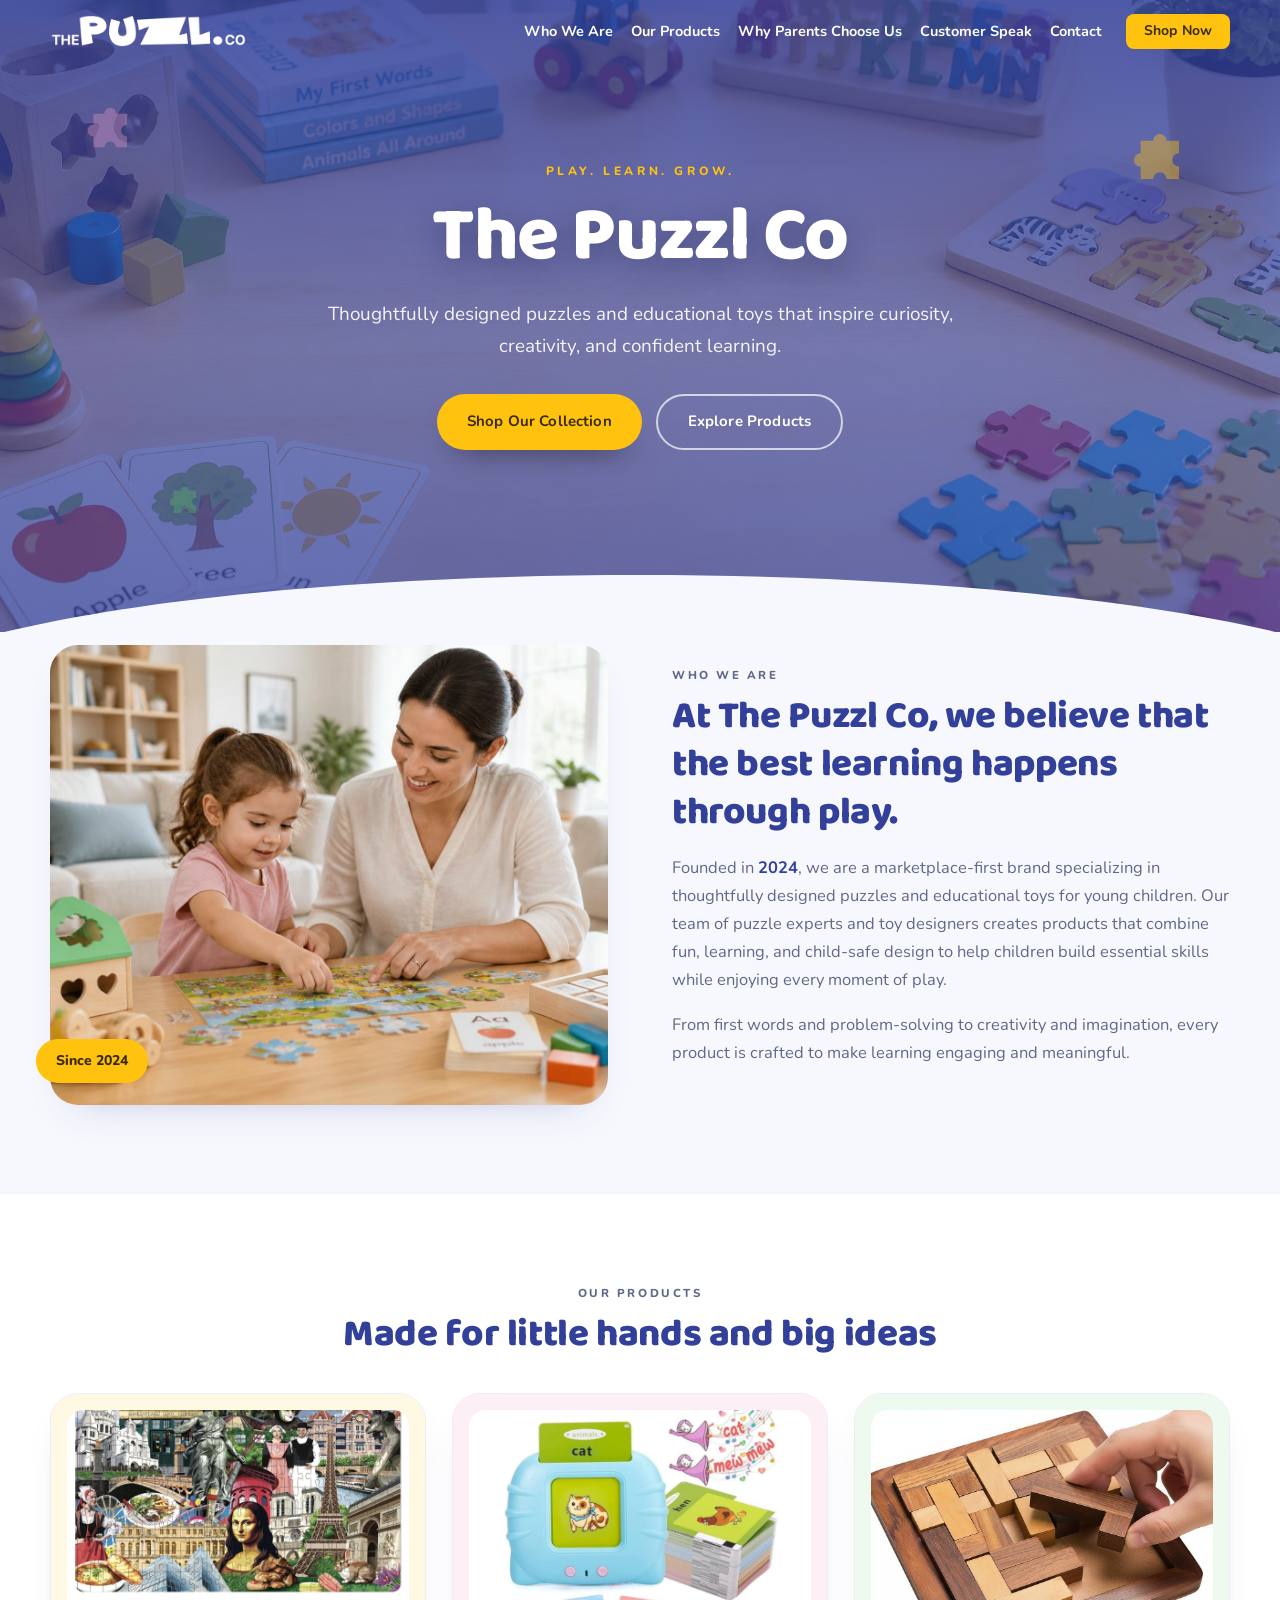
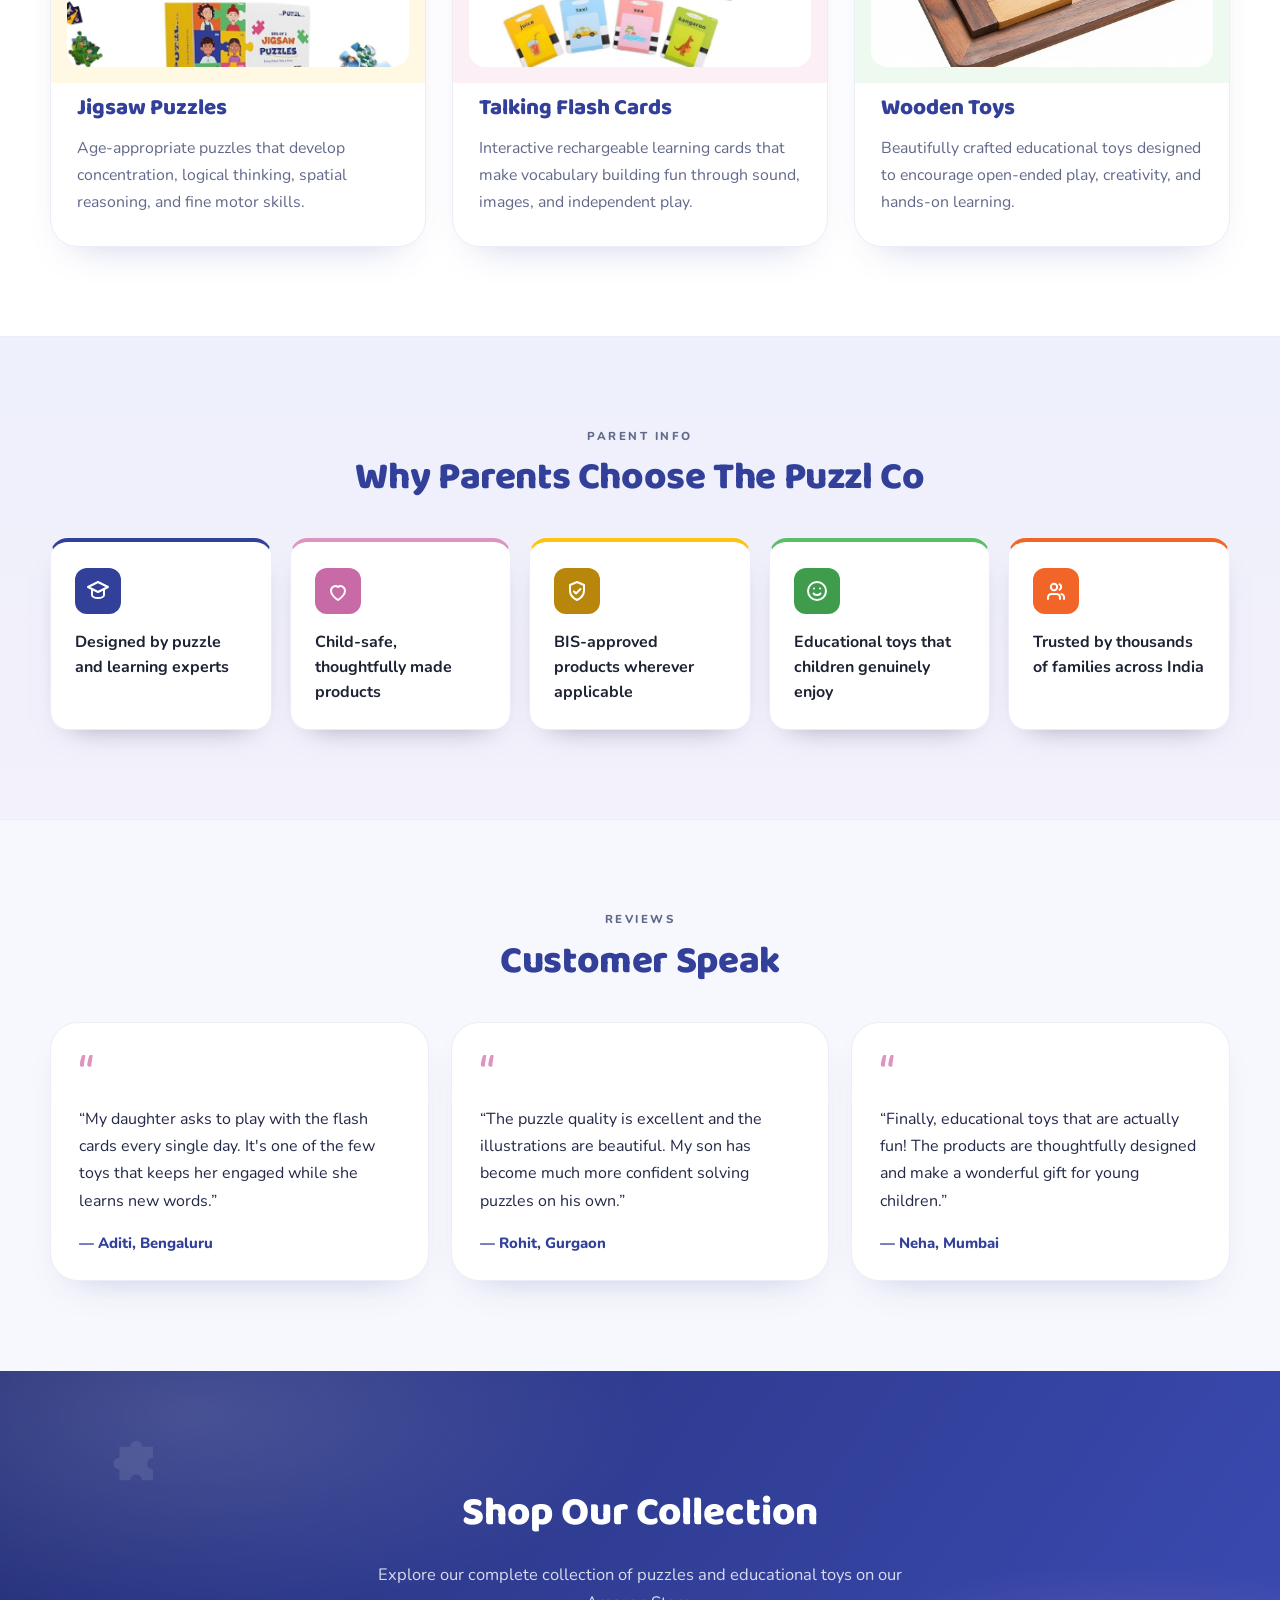
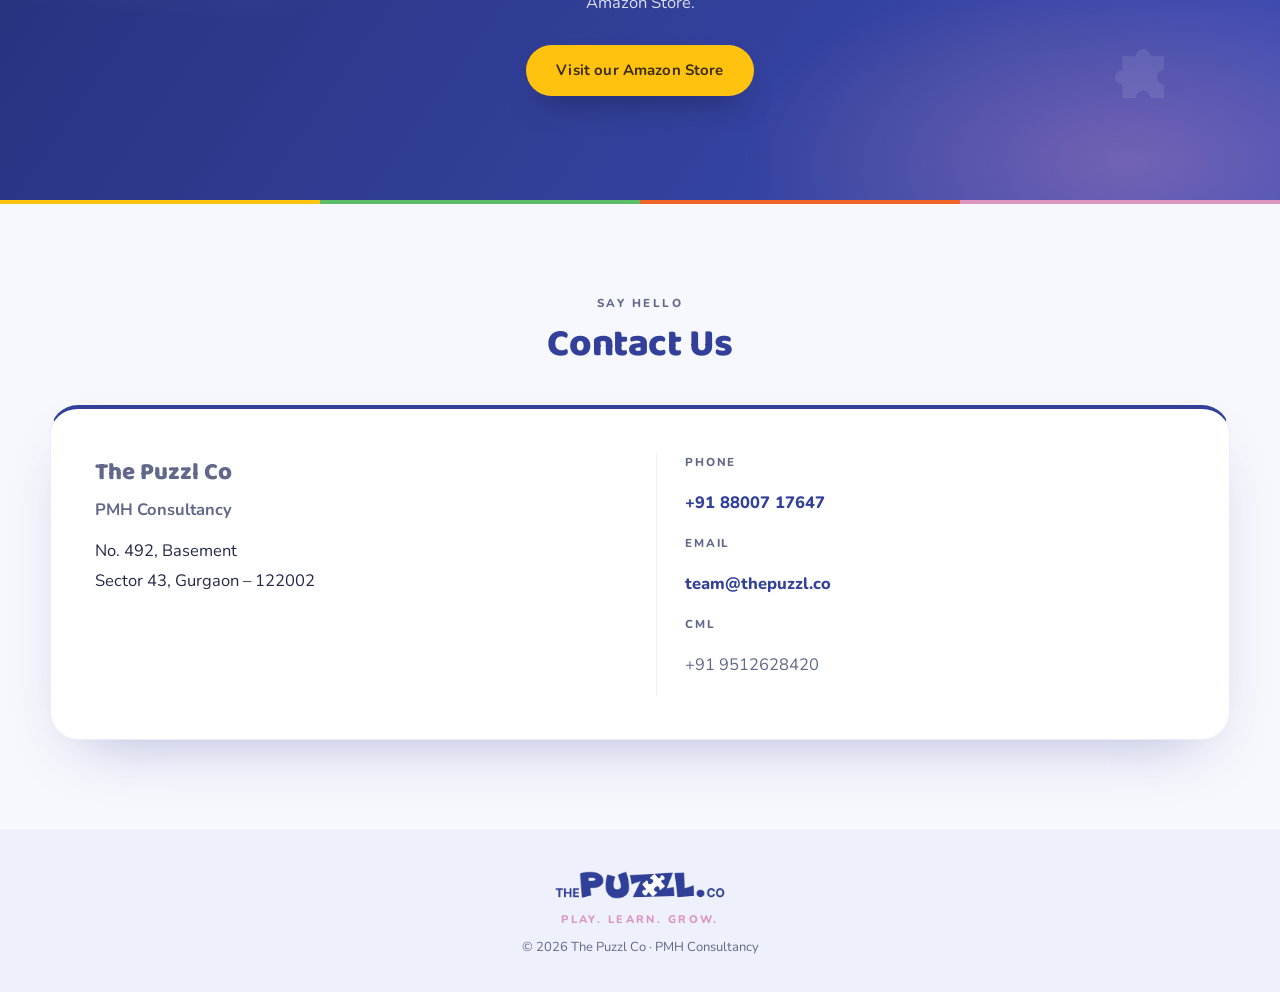
<file: docs/index.html>
<!doctype html>
<html lang="en">
  <head>
    <meta charset="utf-8" />
    <meta name="viewport" content="width=device-width, initial-scale=1" />
    <title>The Puzzl Co — Puzzles &amp; Educational Toys for Kids</title>
    <meta
      name="description"
      content="Thoughtfully designed puzzles and educational toys that inspire curiosity, creativity, and confident learning. Play. Learn. Grow."
    />
    <link rel="canonical" href="https://thepuzzl.co/" />
    <meta property="og:type" content="website" />
    <meta property="og:title" content="The Puzzl Co — Play. Learn. Grow." />
    <meta
      property="og:description"
      content="Thoughtfully designed puzzles and educational toys that inspire curiosity, creativity, and confident learning."
    />
    <meta name="twitter:card" content="summary_large_image" />
    <meta name="twitter:title" content="The Puzzl Co — Play. Learn. Grow." />
    <meta
      name="twitter:description"
      content="Thoughtfully designed puzzles and educational toys that inspire curiosity, creativity, and confident learning."
    />
    <link rel="icon" href="assets/logo.png" type="image/png" />
    <link rel="preconnect" href="https://fonts.googleapis.com" />
    <link rel="preconnect" href="https://fonts.gstatic.com" crossorigin />
    <link
      href="https://fonts.googleapis.com/css2?family=Baloo+2:wght@500;600;700;800&family=Nunito:wght@400;500;600;700&display=swap"
      rel="stylesheet"
    />
    <link rel="stylesheet" href="styles.css" />
  </head>
  <body>
    <a class="skip-link" href="#who-we-are">Skip to content</a>

    <header class="site-header" id="top">
      <div class="wrap header-inner">
        <a class="brand" href="#top" aria-label="The Puzzl Co home">
          <img src="assets/logo.png" alt="The Puzzl Co" />
        </a>
        <nav class="nav" id="nav" aria-label="Main">
          <a href="#who-we-are">Who We Are</a>
          <a href="#products">Our Products</a>
          <a href="#why-us">Why Parents Choose Us</a>
          <a href="#customer-speak">Customer Speak</a>
          <a href="#contact">Contact</a>
          <a class="btn btn-primary btn-nav js-amazon" href="#shop">Shop Now</a>
        </nav>
        <button class="nav-toggle" id="navToggle" aria-expanded="false" aria-controls="nav">
          <span class="bar"></span><span class="bar"></span><span class="bar"></span>
          <span class="sr-only">Menu</span>
        </button>
      </div>
    </header>

    <main>
      <!-- HERO -->
      <section class="hero">
        <img class="hero-bg" src="assets/hero.jpg" alt="" width="1920" height="1088" aria-hidden="true" />
        <span class="hero-overlay" aria-hidden="true"></span>
        <span class="piece piece-1" aria-hidden="true"></span>
        <span class="piece piece-2" aria-hidden="true"></span>
        <span class="piece piece-3" aria-hidden="true"></span>
        <div class="wrap hero-inner reveal">
          <p class="eyebrow">Play. Learn. Grow.</p>
          <h1>The Puzzl Co</h1>
          <p class="lede">
            Thoughtfully designed puzzles and educational toys that inspire curiosity,
            creativity, and confident learning.
          </p>
          <div class="hero-actions">
            <a class="btn btn-primary js-amazon" href="#shop">Shop Our Collection</a>
            <a class="btn btn-ghost" href="#products">Explore Products</a>
          </div>
        </div>
        <span class="hero-curve" aria-hidden="true"></span>
      </section>


      <!-- WHO WE ARE -->
      <section class="section section-soft" id="who-we-are">
        <div class="wrap about-grid">
          <div class="about-media reveal">
            <img src="assets/about.jpg" alt="A parent and young child assembling a colourful jigsaw puzzle together at a table with wooden toys and flash cards." loading="lazy" width="1200" height="1008" />
            <span class="about-badge">Since 2024</span>
          </div>
          <div class="about-copy reveal">
            <p class="kicker">Who We Are</p>
            <h2 class="section-title">
              At The Puzzl Co, we believe that the best learning happens through play.
            </h2>
            <p>
              Founded in <strong>2024</strong>, we are a marketplace-first brand specializing
              in thoughtfully designed puzzles and educational toys for young children. Our
              team of puzzle experts and toy designers creates products that combine fun,
              learning, and child-safe design to help children build essential skills while
              enjoying every moment of play.
            </p>
            <p>
              From first words and problem-solving to creativity and imagination, every
              product is crafted to make learning engaging and meaningful.
            </p>
          </div>
        </div>
      </section>

      <!-- PRODUCTS (overlapping card row) -->
      <section class="section products-section" id="products">
        <div class="wrap">
          <div class="reveal section-head">
            <p class="kicker">Our Products</p>
            <h2 class="section-title center">Made for little hands and big ideas</h2>
          </div>

          <div class="product-grid">
            <article class="card product-card reveal">
              <div class="card-media tint-yellow">
                <img
                  src="assets/puzzles.jpg"
                  alt="A set of two jigsaw puzzles featuring various iconic landmarks and cultural symbols of Paris, including the Eiffel Tower, the Louvre Pyramid, and the Mona Lisa."
                  loading="lazy"
                />
              </div>
              <div class="card-body">
                <h3>Jigsaw Puzzles</h3>
                <p>
                  Age-appropriate puzzles that develop concentration, logical thinking,
                  spatial reasoning, and fine motor skills.
                </p>
              </div>
            </article>

            <article class="card product-card reveal">
              <div class="card-media tint-orchid">
                <img
                  src="assets/flashcards.jpg"
                  alt="Educational toy set with a card reader, a stack of flashcards, and individual cards showing juice, taxi, sea, and kangaroo."
                  loading="lazy"
                />
              </div>
              <div class="card-body">
                <h3>Talking Flash Cards</h3>
                <p>
                  Interactive rechargeable learning cards that make vocabulary building fun
                  through sound, images, and independent play.
                </p>
              </div>
            </article>

            <article class="card product-card reveal">
              <div class="card-media tint-emerald">
                <img
                  src="assets/wooden-toys.jpg"
                  alt="A hand placing a wooden puzzle piece into a wooden board game."
                  loading="lazy"
                />
              </div>
              <div class="card-body">
                <h3>Wooden Toys</h3>
                <p>
                  Beautifully crafted educational toys designed to encourage open-ended play,
                  creativity, and hands-on learning.
                </p>
              </div>
            </article>
          </div>
        </div>
      </section>


      <!-- WHY US -->
      <section class="section" id="why-us">
        <div class="wrap">
          <div class="reveal section-head">
            <p class="kicker">Parent Info</p>
            <h2 class="section-title center">Why Parents Choose The Puzzl Co</h2>
          </div>
          <ul class="why-grid">
            <li class="why-card c-blue reveal">
              <span class="why-ico" aria-hidden="true"><svg viewBox="0 0 24 24" fill="none" stroke="currentColor" stroke-width="2" stroke-linecap="round" stroke-linejoin="round"><path d="M12 3 2 8l10 5 10-5-10-5Z"/><path d="M6 10.5V16c0 1.7 2.7 3 6 3s6-1.3 6-3v-5.5"/></svg></span>
              <span class="why-text">Designed by puzzle and learning experts</span>
            </li>
            <li class="why-card c-orchid reveal">
              <span class="why-ico" aria-hidden="true"><svg viewBox="0 0 24 24" fill="none" stroke="currentColor" stroke-width="2" stroke-linecap="round" stroke-linejoin="round"><path d="M12 21s-7-4.4-7-9.6A4.4 4.4 0 0 1 12 8a4.4 4.4 0 0 1 7 3.4C19 16.6 12 21 12 21Z"/></svg></span>
              <span class="why-text">Child-safe, thoughtfully made products</span>
            </li>
            <li class="why-card c-yellow reveal">
              <span class="why-ico" aria-hidden="true"><svg viewBox="0 0 24 24" fill="none" stroke="currentColor" stroke-width="2" stroke-linecap="round" stroke-linejoin="round"><path d="M9 12.5 11 14.5 15.5 10"/><path d="M12 3 5 6v5.5c0 4.3 2.9 7.6 7 9.5 4.1-1.9 7-5.2 7-9.5V6l-7-3Z"/></svg></span>
              <span class="why-text">BIS-approved products wherever applicable</span>
            </li>
            <li class="why-card c-emerald reveal">
              <span class="why-ico" aria-hidden="true"><svg viewBox="0 0 24 24" fill="none" stroke="currentColor" stroke-width="2" stroke-linecap="round" stroke-linejoin="round"><circle cx="12" cy="12" r="9"/><path d="M8.5 14.5s1.3 1.6 3.5 1.6 3.5-1.6 3.5-1.6"/><path d="M9 9.5h.01M15 9.5h.01"/></svg></span>
              <span class="why-text">Educational toys that children genuinely enjoy</span>
            </li>
            <li class="why-card c-orange reveal">
              <span class="why-ico" aria-hidden="true"><svg viewBox="0 0 24 24" fill="none" stroke="currentColor" stroke-width="2" stroke-linecap="round" stroke-linejoin="round"><path d="M16 20v-1.5A3.5 3.5 0 0 0 12.5 15h-5A3.5 3.5 0 0 0 4 18.5V20"/><circle cx="10" cy="8" r="3.2"/><path d="M20 20v-1.5a3.5 3.5 0 0 0-2.6-3.4"/><path d="M15.5 5.2a3.2 3.2 0 0 1 0 5.6"/></svg></span>
              <span class="why-text">Trusted by thousands of families across India</span>
            </li>
          </ul>

        </div>
      </section>

      <!-- TESTIMONIALS -->
      <section class="section section-soft" id="customer-speak">
        <div class="wrap">
          <div class="reveal section-head">
            <p class="kicker">Reviews</p>
            <h2 class="section-title center">Customer Speak</h2>
          </div>
          <div class="quotes">
            <figure class="quote reveal">
              <blockquote>
                “My daughter asks to play with the flash cards every single day. It's one of
                the few toys that keeps her engaged while she learns new words.”
              </blockquote>
              <figcaption>— Aditi, Bengaluru</figcaption>
            </figure>
            <figure class="quote reveal">
              <blockquote>
                “The puzzle quality is excellent and the illustrations are beautiful. My son
                has become much more confident solving puzzles on his own.”
              </blockquote>
              <figcaption>— Rohit, Gurgaon</figcaption>
            </figure>
            <figure class="quote reveal">
              <blockquote>
                “Finally, educational toys that are actually fun! The products are
                thoughtfully designed and make a wonderful gift for young children.”
              </blockquote>
              <figcaption>— Neha, Mumbai</figcaption>
            </figure>
          </div>
        </div>
      </section>

      <!-- SHOP -->
      <section class="shop" id="shop">
        <span class="piece piece-4" aria-hidden="true"></span>
        <span class="piece piece-5" aria-hidden="true"></span>
        <div class="wrap narrow center-text reveal">
          <h2>Shop Our Collection</h2>
          <p>
            Explore our complete collection of puzzles and educational toys on our Amazon
            Store.
          </p>
          <a class="btn btn-amazon js-amazon" href="#shop">Visit our Amazon Store</a>
        </div>
      </section>

      <!-- CONTACT -->
      <section class="section" id="contact">
        <div class="wrap">
          <div class="reveal section-head">
            <p class="kicker">Say Hello</p>
            <h2 class="section-title center">Contact Us</h2>
          </div>
          <div class="contact-card reveal">
            <div class="contact-block">
              <p class="contact-name">The Puzzl Co</p>
              <p class="contact-sub">PMH Consultancy</p>
              <address>
                No. 492, Basement<br />
                Sector 43, Gurgaon – 122002
              </address>
            </div>
            <div class="contact-block">
              <p class="contact-label">Phone</p>
              <p><a href="tel:+918800717647">+91 88007 17647</a></p>
              <p class="contact-label">Email</p>
              <p><a href="mailto:team@thepuzzl.co">team@thepuzzl.co</a></p>
              <p class="contact-label">CML</p>
              <p>+91 9512628420</p>
            </div>
          </div>
        </div>
      </section>
    </main>

    <footer class="site-footer">
      <div class="wrap footer-inner">
        <img class="footer-logo" src="assets/logo.png" alt="The Puzzl Co" />
        <p class="footer-tag">Play. Learn. Grow.</p>
        <p class="footer-copy">© <span id="year">2026</span> The Puzzl Co · PMH Consultancy</p>
      </div>
    </footer>

    <script src="script.js"></script>
  </body>
</html>
</file>
<file: docs/styles.css>
/* ==========================================================================
   The Puzzl Co — brand stylesheet (light, kindergarten-style layout)
   Palette from brand guidelines:
   Blue (Pigment) #32409A · Light Medium Orchid #DC94C0 · Mikado Yellow #FFC20E
   Emerald #5DBC68 · Halloween Orange #F26529 — used mostly as light tints.
   ========================================================================== */

:root {
  --blue: #32409a;
  --blue-dark: #26317a;
  --blue-light: #7f8ad4;
  --blue-tint: #eef0fb;
  --orchid: #dc94c0;
  --orchid-tint: #fceff6;
  --yellow: #ffc20e;
  --yellow-tint: #fff8e2;
  --emerald: #5dbc68;
  --emerald-tint: #eef9ef;
  --orange: #f26529;
  --orange-tint: #fff0e9;

  --bg: #ffffff;
  --bg-soft: #f7f8fd;
  --ink: #232848;
  --muted: #61688a;
  --white: #ffffff;
  --border: #ebedf7;

  --radius: 18px;
  --radius-lg: 28px;
  --shadow: 0 18px 40px -26px rgba(50, 64, 154, 0.35);
  --shadow-lg: 0 26px 60px -30px rgba(50, 64, 154, 0.4);

  --header-h: 72px;

  --font-display: "Baloo 2", "Trebuchet MS", sans-serif;
  --font-body: "Nunito", system-ui, -apple-system, sans-serif;
}

* { box-sizing: border-box; }

html { scroll-behavior: smooth; scroll-padding-top: 84px; }

body {
  margin: 0;
  background: var(--bg);
  color: var(--ink);
  font-family: var(--font-body);
  font-size: 16.5px;
  line-height: 1.7;
  -webkit-font-smoothing: antialiased;
}

img { max-width: 100%; display: block; }

a { color: var(--blue); text-decoration: none; }
a:hover { text-decoration: underline; }

.sr-only {
  position: absolute; width: 1px; height: 1px; padding: 0; margin: -1px;
  overflow: hidden; clip: rect(0 0 0 0); white-space: nowrap; border: 0;
}

.skip-link {
  position: absolute; left: -999px; top: 0; z-index: 100;
  background: var(--blue); color: #fff; padding: 10px 16px; border-radius: 0 0 12px 0;
}
.skip-link:focus { left: 0; }

.wrap { width: min(1180px, 100% - 48px); margin-inline: auto; }
.wrap.narrow { width: min(820px, 100% - 48px); }
.center-text { text-align: center; }

/* ---------- Header ---------- */
.site-header {
  position: sticky; top: 0; z-index: 50;
  background: transparent;
  border-bottom: 1px solid transparent;
  transition: background 0.3s ease, box-shadow 0.3s ease, border-color 0.3s ease;
}
.site-header.is-stuck {
  background: rgba(255, 255, 255, 0.94);
  backdrop-filter: blur(12px);
  border-bottom-color: var(--border);
  box-shadow: 0 10px 30px -26px rgba(50, 64, 154, 0.6);
}
.site-header:not(.is-stuck) .brand img { filter: brightness(0) invert(1); }
.site-header:not(.is-stuck) .nav a:not(.btn) { color: #fff; }
.site-header:not(.is-stuck) .nav a:not(.btn):hover { color: var(--yellow); }
.site-header:not(.is-stuck) .btn-nav { background: var(--yellow); color: #3a2c00; }
.site-header:not(.is-stuck) .nav-toggle .bar { background: #fff; }
.site-header.is-stuck .btn-nav, .site-header.is-stuck .nav a.btn-nav { background: var(--blue); color: #fff; }
.site-header.is-stuck .btn-nav:hover, .site-header.is-stuck .nav a.btn-nav:hover { background: var(--blue-dark); color: #fff; }
.site-header:not(.is-stuck) .nav a.btn-nav { color: #3a2c00; }
.header-inner {
  display: flex; flex-wrap: nowrap; align-items: center; justify-content: space-between;
  gap: 20px; padding: 14px 0;
}
.brand img { height: 32px; width: auto; }

.nav { display: flex; align-items: center; gap: 18px; flex-wrap: nowrap; min-width: 0; }
.nav > * { flex: 0 0 auto; }
.nav a {
  font-weight: 700; font-size: 14.5px; color: var(--ink); white-space: nowrap;
  position: relative; padding: 4px 0; text-decoration: none;
  transition: color 0.2s ease;
}
.nav a:not(.btn):hover { color: var(--blue); }
.nav a:not(.btn)::after {
  content: ""; position: absolute; left: 0; right: 100%; bottom: -2px;
  height: 3px; border-radius: 3px; background: var(--yellow);
  transition: right 0.28s ease;
}
.nav a:not(.btn):hover::after { right: 0; }

.nav-toggle {
  display: none; border: 0; background: transparent; cursor: pointer;
  padding: 8px; gap: 5px; flex-direction: column;
}
.nav-toggle .bar {
  display: block; width: 24px; height: 2px; background: var(--blue);
  transition: transform 0.25s ease, opacity 0.25s ease;
}
.nav-toggle[aria-expanded="true"] .bar:nth-child(1) { transform: translateY(7px) rotate(45deg); }
.nav-toggle[aria-expanded="true"] .bar:nth-child(2) { opacity: 0; }
.nav-toggle[aria-expanded="true"] .bar:nth-child(3) { transform: translateY(-7px) rotate(-45deg); }

/* ---------- Buttons (pill, template style) ---------- */
.btn {
  display: inline-flex; align-items: center; justify-content: center;
  font-family: var(--font-body); font-weight: 700; font-size: 15px;
  letter-spacing: 0.01em;
  padding: 13px 30px; border-radius: 999px; text-decoration: none;
  transition: transform 0.18s ease, background 0.18s ease, box-shadow 0.18s ease, color 0.18s ease;
  white-space: nowrap;
}
.btn:hover { text-decoration: none; transform: translateY(-2px); }
.btn-primary { background: var(--blue); color: #fff; box-shadow: 0 12px 24px -16px rgba(50, 64, 154, 0.9); }
.btn-primary:hover { background: var(--blue-dark); }
.btn-nav, .nav a.btn-nav { padding: 9px 18px; font-size: 14px; line-height: 1.2; border-radius: 8px; margin-left: 6px; }
.btn-ghost { background: var(--white); color: var(--blue); border: 2px solid var(--blue-tint); }
.btn-ghost:hover { border-color: var(--blue-light); }
.btn-amazon { background: var(--yellow); color: #3a2c00; box-shadow: 0 12px 24px -16px rgba(255, 194, 14, 0.9); }
.btn-amazon:hover { background: #ffcf3d; }

/* ---------- Puzzle-piece decorations (soft) ---------- */
.piece {
  position: absolute; width: 84px; height: 84px; opacity: 0.16;
  background-color: var(--blue-light);
  -webkit-mask: var(--puzzle-mask) center/contain no-repeat;
  mask: var(--puzzle-mask) center/contain no-repeat;
  --puzzle-mask: url("data:image/svg+xml;utf8,<svg xmlns='http://www.w3.org/2000/svg' viewBox='0 0 100 100'><path d='M35 8h13a7 7 0 1 1 14 0h13v13a7 7 0 1 0 0 14v13H62a7 7 0 1 0-14 0H35V35a7 7 0 1 1 0-14z' fill='black'/></svg>");
  animation: float 9s ease-in-out infinite;
}
@keyframes float {
  0%, 100% { transform: translateY(0) rotate(0deg); }
  50% { transform: translateY(-14px) rotate(6deg); }
}
.piece-1 { top: 18%; left: 5%; background-color: var(--orchid); opacity: 0.38; }
.piece-2 { top: 22%; right: 6%; width: 96px; height: 96px; background-color: var(--yellow); opacity: 0.42; animation-delay: -3s; }
.piece-3 { bottom: 14%; left: 12%; width: 56px; height: 56px; background-color: var(--emerald); opacity: 0.35; animation-delay: -5s; }
.piece-4 { top: 16%; left: 7%; background-color: var(--white); opacity: 0.5; }
.piece-5 { bottom: 12%; right: 7%; width: 104px; height: 104px; background-color: var(--white); opacity: 0.42; animation-delay: -4s; }

/* ---------- Hero ---------- */
.hero {
  position: relative; overflow: hidden; isolation: isolate; z-index: 3;
  min-height: 640px;
  display: flex; align-items: center;
  padding: clamp(96px, 9vw, 120px) 0 clamp(110px, 10vw, 140px);
  margin-top: calc(-1 * var(--header-h));
}
.hero-bg {
  position: absolute; inset: 0; width: 100%; height: 100%;
  object-fit: cover; object-position: center; z-index: -2;
}
.hero-overlay {
  position: absolute; inset: 0; z-index: -1;
  background:
    linear-gradient(180deg, rgba(50, 64, 154, 0.86) 0%, rgba(50, 64, 154, 0.66) 55%, rgba(50, 64, 154, 0.74) 100%);
}
.hero-curve {
  position: absolute; left: 0; right: 0; bottom: -1px; z-index: 2; height: clamp(48px, 6vw, 88px);
  background: var(--bg-soft);
  -webkit-mask: url("data:image/svg+xml;utf8,<svg xmlns='http://www.w3.org/2000/svg' viewBox='0 0 1440 100' preserveAspectRatio='none'><path d='M0 100 C 360 0 1080 0 1440 100 Z' fill='black'/></svg>") bottom/100% 100% no-repeat;
  mask: url("data:image/svg+xml;utf8,<svg xmlns='http://www.w3.org/2000/svg' viewBox='0 0 1440 100' preserveAspectRatio='none'><path d='M0 100 C 360 0 1080 0 1440 100 Z' fill='black'/></svg>") bottom/100% 100% no-repeat;
}
.hero-inner { position: relative; text-align: center; width: min(1180px, 100% - 48px); }
.eyebrow {
  font-family: var(--font-body); font-weight: 800; letter-spacing: 0.3em;
  text-transform: uppercase; font-size: 12px; color: var(--yellow); margin: 0 0 16px;
}
.hero h1 {
  font-family: var(--font-display); font-weight: 800;
  font-size: clamp(2.7rem, 6.6vw, 4.8rem); line-height: 1.05; margin: 0;
  color: #fff; letter-spacing: -0.02em; text-shadow: 0 8px 30px rgba(20, 26, 70, 0.35);
}
.lede {
  max-width: 660px; margin: 20px auto 0; font-size: clamp(1.02rem, 1.6vw, 1.18rem);
  color: rgba(255, 255, 255, 0.92);
}
.hero-actions { display: flex; flex-wrap: wrap; gap: 14px; justify-content: center; margin-top: 32px; }
.hero-actions .btn-primary { background: var(--yellow); color: #3a2c00; box-shadow: 0 16px 30px -18px rgba(0, 0, 0, 0.55); }
.hero-actions .btn-primary:hover { background: #ffcf3d; }
.hero-actions .btn-ghost { background: transparent; color: #fff; border: 2px solid rgba(255, 255, 255, 0.7); }
.hero-actions .btn-ghost:hover { background: rgba(255, 255, 255, 0.14); border-color: #fff; }

/* ---------- Sections ---------- */
.section { padding: clamp(60px, 7vw, 96px) 0; }
.section-soft { background: var(--bg-soft); }

.section-head { margin-bottom: 8px; }
.kicker {
  font-family: var(--font-body); font-weight: 800; letter-spacing: 0.22em;
  text-transform: uppercase; font-size: 11.5px; color: var(--orchid);
  margin: 0 0 8px; text-align: center;
}
.about-copy .kicker { text-align: left; }
.section-title {
  font-family: var(--font-display); font-weight: 800; color: var(--blue);
  font-size: clamp(1.75rem, 3.2vw, 2.4rem); line-height: 1.25; margin: 0;
  letter-spacing: -0.01em;
}
.section-title.center { text-align: center; }

.section p { color: var(--muted); }
.section p strong { color: var(--blue); }

/* ---------- Products (overlapping card row) ---------- */
.products-section { position: relative; z-index: 2; }
#who-we-are { padding-top: 0; margin-top: clamp(-90px, -6vw, -60px); position: relative; z-index: 2; }
#who-we-are .about-grid { padding-top: clamp(60px, 7vw, 90px); }

.product-grid {
  display: grid; grid-template-columns: repeat(auto-fit, minmax(270px, 1fr));
  gap: 26px; margin-top: 34px;
}
.card {
  background: var(--white); border-radius: var(--radius-lg);
  border: 1px solid var(--border); box-shadow: var(--shadow);
  overflow: hidden; transition: transform 0.25s ease, box-shadow 0.25s ease;
}
.card:hover { transform: translateY(-6px); box-shadow: var(--shadow-lg); }
.card-media { padding: 16px; }
.card-media img {
  border-radius: 16px; width: 100%; height: auto;
  aspect-ratio: 4 / 3; object-fit: cover;
}
.tint-yellow { background: var(--yellow-tint); }
.tint-orchid { background: var(--orchid-tint); }
.tint-emerald { background: var(--emerald-tint); }

.card-body { padding: 6px 26px 30px; }
.card-body h3 {
  font-family: var(--font-display); font-weight: 800; color: var(--blue);
  font-size: 1.4rem; margin: 0 0 8px;
}
.card-body p { margin: 0; color: var(--muted); font-size: 0.99rem; }

/* ---------- About ---------- */
.about-grid {
  display: grid; grid-template-columns: 1fr 1fr; gap: clamp(28px, 5vw, 64px);
  align-items: center;
}
.about-media { position: relative; }
.about-media img {
  border-radius: var(--radius-lg); width: 100%; aspect-ratio: 4 / 3.2; max-height: 460px;
  object-fit: cover; box-shadow: var(--shadow);
}
.about-badge {
  position: absolute; left: -14px; bottom: 22px;
  background: var(--yellow); color: #3a2c00; font-weight: 800;
  padding: 10px 20px; border-radius: 999px; font-size: 14px;
  box-shadow: var(--shadow);
}
.about-copy .section-title { margin-bottom: 14px; }

/* ---------- Why us ---------- */
.why-grid {
  list-style: none; margin: 36px auto 0; padding: 0;
  display: grid; grid-template-columns: repeat(auto-fit, minmax(196px, 1fr)); gap: 18px;
}
.why-card {
  position: relative;
  background: var(--white);
  border-radius: var(--radius); padding: 26px 24px 24px;
  font-family: var(--font-body); font-weight: 700; font-size: 1rem; line-height: 1.55;
  color: #1d2333;
  border: 1px solid var(--border);
  border-top: 4px solid var(--blue);
  box-shadow: 0 14px 30px -22px rgba(20, 28, 70, 0.55);
  transition: transform 0.22s ease, box-shadow 0.22s ease;
}
.why-card:hover { transform: translateY(-5px); box-shadow: 0 20px 38px -22px rgba(20, 28, 70, 0.6); }
.why-ico {
  display: inline-flex; align-items: center; justify-content: center;
  width: 46px; height: 46px; border-radius: 12px; margin-bottom: 16px;
  color: #fff; background: var(--blue);
}
.why-ico svg { width: 24px; height: 24px; }
.why-text { display: block; }
.c-blue { border-top-color: var(--blue); } .c-blue .why-ico { background: var(--blue); }
.c-orchid { border-top-color: var(--orchid); } .c-orchid .why-ico { background: #c76aa6; }
.c-yellow { border-top-color: var(--yellow); } .c-yellow .why-ico { background: #b8860a; }
.c-emerald { border-top-color: var(--emerald); } .c-emerald .why-ico { background: #3f9c4c; }
.c-orange { border-top-color: var(--orange); } .c-orange .why-ico { background: var(--orange); }


/* ---------- Testimonials ---------- */
.quotes {
  display: grid; grid-template-columns: repeat(auto-fit, minmax(270px, 1fr));
  gap: 22px; margin-top: 36px;
}
.quote {
  margin: 0; background: var(--white); border-radius: var(--radius-lg);
  padding: 30px 28px 24px; border: 1px solid var(--border);
  box-shadow: var(--shadow); position: relative;
}
.quote::before {
  content: "“"; display: block; font-family: var(--font-display);
  font-size: 3.4rem; line-height: 0.8; color: var(--orchid); margin-bottom: 10px;
}
.quote blockquote { margin: 0 0 16px; font-size: 1rem; color: var(--ink); }
.quote figcaption { font-family: var(--font-body); font-weight: 800; font-size: 0.93rem; color: var(--blue); }

/* ---------- Shop ---------- */
.shop {
  position: relative; overflow: hidden; color: #fff;
  padding: clamp(72px, 9vw, 108px) 0;
  background:
    radial-gradient(760px 340px at 15% 10%, rgba(255, 255, 255, 0.14) 0%, transparent 60%),
    radial-gradient(620px 320px at 88% 90%, rgba(220, 148, 192, 0.35) 0%, transparent 62%),
    linear-gradient(125deg, var(--blue-dark) 0%, var(--blue) 55%, #3b4bb4 100%);
}
.shop::after {
  content: ""; position: absolute; inset: auto 0 0 0; height: 4px;
  background: linear-gradient(90deg, var(--yellow) 0 25%, var(--emerald) 25% 50%, var(--orange) 50% 75%, var(--orchid) 75% 100%);
}
.shop h2 {
  font-family: var(--font-display); font-weight: 800; color: #fff;
  font-size: clamp(1.9rem, 3.4vw, 2.5rem); margin: 0 0 14px;
}
.shop p { color: rgba(255, 255, 255, 0.82); max-width: 560px; margin: 0 auto 28px; }
.shop .wrap { position: relative; z-index: 1; }
.shop .piece { background-color: #fff; opacity: 0.09; }
.shop .btn-amazon { box-shadow: 0 16px 34px -18px rgba(0, 0, 0, 0.6); }

/* ---------- Contact ---------- */
#contact { background: var(--bg-soft); }
#why-us {
  background: linear-gradient(180deg, var(--blue-tint) 0%, #f3f1fb 100%);
  border-top: 1px solid var(--border); border-bottom: 1px solid var(--border);
}
.contact-card {
  margin-top: 36px; background: var(--white); border: 1px solid var(--border);
  border-top: 4px solid var(--blue);
  border-radius: var(--radius-lg); padding: clamp(28px, 4vw, 44px);
  display: grid; grid-template-columns: repeat(auto-fit, minmax(240px, 1fr));
  gap: 32px; box-shadow: var(--shadow-lg);
}
.contact-name {
  font-family: var(--font-display); font-weight: 800; font-size: 1.5rem;
  color: var(--blue); margin: 0;
}
.contact-sub { font-family: var(--font-body); font-weight: 700; margin: 2px 0 12px; color: var(--ink); }
.contact-card address { font-style: normal; color: var(--ink); line-height: 1.8; }
.contact-block + .contact-block {
  padding-left: 28px; border-left: 1px solid var(--border);
}
.contact-label {
  font-family: var(--font-body); font-weight: 800; font-size: 0.72rem;
  text-transform: uppercase; letter-spacing: 0.16em; color: var(--blue-light);
  margin: 0 0 2px;
}
.contact-block p + .contact-label { margin-top: 16px; }
.contact-block a { font-weight: 800; color: var(--blue); }
.contact-block a:hover { color: var(--orange); }

/* ---------- Footer ---------- */
.site-footer { background: var(--blue-tint); color: var(--ink); padding: 40px 0 34px; border-top: 1px solid var(--border); }
.footer-inner { text-align: center; }
.footer-logo { height: 28px; width: auto; margin: 0 auto 12px; }
.footer-tag {
  font-family: var(--font-body); font-weight: 800; letter-spacing: 0.22em;
  text-transform: uppercase; font-size: 11px; margin: 0 0 6px; color: var(--orchid);
}
.footer-copy { margin: 0; font-size: 13px; color: var(--muted); }

/* ---------- Reveal animation ---------- */
.reveal { opacity: 0; transform: translateY(16px); transition: opacity 0.5s ease, transform 0.5s ease; }
.reveal.is-visible { opacity: 1; transform: none; }

/* ---------- Responsive ---------- */
@media (max-width: 1240px) {
  .nav { gap: 13px; }
  .nav a { font-size: 13.5px; }
  .btn-nav, .nav a.btn-nav { padding: 8px 15px; margin-left: 4px; }
  .wrap { width: min(1180px, 100% - 36px); }
}

@media (max-width: 1080px) {
  .nav { gap: 12px; }
  .nav a { font-size: 13px; }
  .btn-nav, .nav a.btn-nav { padding: 8px 13px; font-size: 13px; margin-left: 2px; }
}

@media (max-width: 900px) {
  .hero { min-height: 64vh; padding: 120px 0 130px; }
  .hero-actions .btn { flex: 1 1 100%; }
  .site-header:not(.is-stuck) .nav { background: var(--white); }
  .site-header:not(.is-stuck) .nav a:not(.btn) { color: var(--ink); }
  .about-grid { grid-template-columns: 1fr; }
  #who-we-are { margin-top: -48px; }

  .nav-toggle { display: flex; }
  .nav {
    position: absolute; top: 100%; left: 0; right: 0;
    flex-direction: column; align-items: stretch; gap: 0;
    background: var(--white); border-bottom: 1px solid var(--border);
    padding: 8px 22px 22px; display: none;
  }
  .nav.is-open { display: flex; }
  .nav a { padding: 13px 0; border-bottom: 1px solid var(--border); }
  .nav a:not(.btn)::after { display: none; }
  .nav a.btn-nav { margin: 14px 0 0; border-bottom: 0; padding: 12px 22px; text-align: center; }
  /* inside the white dropdown the CTA must stay brand blue, not the hero yellow */
  .site-header .btn-nav,
  .site-header:not(.is-stuck) .btn-nav { background: var(--blue); color: #fff; }
  .site-header .btn-nav:hover,
  .site-header:not(.is-stuck) .btn-nav:hover { background: var(--blue-dark); }
}

@media (prefers-reduced-motion: reduce) {
  * { animation: none !important; transition: none !important; }
  .reveal { opacity: 1; transform: none; }
  html { scroll-behavior: auto; }
}

@media (max-width: 760px) {
  .contact-block + .contact-block { padding-left: 0; border-left: 0; border-top: 1px solid var(--border); padding-top: 22px; }
}
</file>
